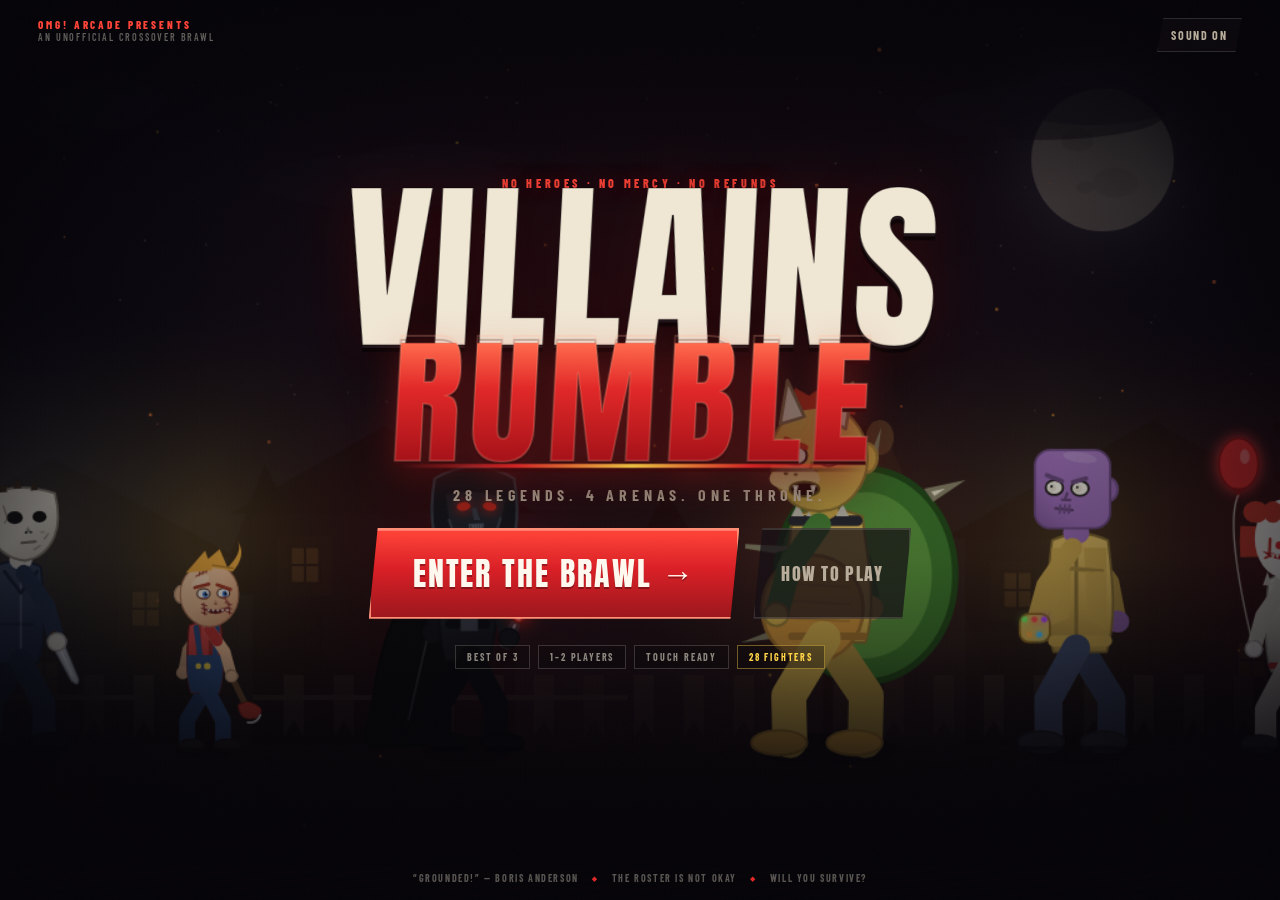
<file: index.html>
<!doctype html>
<html lang="en">
<head>
  <meta charset="utf-8" />
  <meta name="viewport" content="width=device-width, initial-scale=1, viewport-fit=cover, maximum-scale=1, user-scalable=no" />
  <meta name="theme-color" content="#070509" />
  <link rel="icon" href="data:image/svg+xml,%3Csvg xmlns='http://www.w3.org/2000/svg' viewBox='0 0 64 64'%3E%3Crect width='64' height='64' fill='%23070509'/%3E%3Cpath d='M12 14h40L38 54H26z' fill='%23e12828'/%3E%3Cpath d='M26 26h12l-6 18z' fill='%23ffd447'/%3E%3C/svg%3E" />
  <title>VILLAINS: RUMBLE — 28 Villains. One Throne.</title>
  <meta name="description" content="A 2D arcade fighting game starring Michael Myers, Chucky, Darth Vader, Bowser, Thanos, Bill Cipher and more. Best of three. No heroes." />
  <link rel="preconnect" href="https://fonts.googleapis.com" />
  <link rel="preconnect" href="https://fonts.gstatic.com" crossorigin />
  <link href="https://fonts.googleapis.com/css2?family=Anton&family=Barlow+Condensed:ital,wght@0,400;0,600;0,700;0,800;0,900;1,600&display=swap" rel="stylesheet" />
  <link rel="stylesheet" href="css/style.css" />
</head>
<body>
  <div id="app">
    <!-- ============ TITLE ============ -->
    <section id="screenTitle" class="screen title-screen">
      <canvas id="titleCanvas" class="title-canvas" width="1280" height="720"></canvas>
      <div class="title-shade"></div>
      <div class="grain"></div>

      <header class="title-top">
        <div class="brand-mark">
          <span class="brand-kicker">OMG! ARCADE PRESENTS</span>
          <span class="brand-line">AN UNOFFICIAL CROSSOVER BRAWL</span>
        </div>
        <div class="title-top-actions">
          <button id="soundBtn" class="icon-btn" aria-label="Toggle sound">SOUND ON</button>
        </div>
      </header>

      <div class="title-center">
        <p class="eyebrow title-eyebrow">NO HEROES · NO MERCY · NO REFUNDS</p>
        <h1 class="logo" aria-label="Villains Rumble">
          <span class="logo-villains">VILLAINS</span>
          <span class="logo-rumble">RUMBLE</span>
        </h1>
        <p class="tagline">28 LEGENDS. 4 ARENAS. ONE THRONE.</p>
        <div class="title-actions">
          <button id="startBtn" class="btn btn-primary btn-xl">ENTER THE BRAWL <span class="btn-arrow">→</span></button>
          <button id="helpBtn" class="btn btn-ghost">HOW TO PLAY</button>
        </div>
        <div class="title-meta">
          <span class="meta-chip">BEST OF 3</span>
          <span class="meta-chip">1–2 PLAYERS</span>
          <span class="meta-chip">TOUCH READY</span>
          <span class="meta-chip meta-hot">28 FIGHTERS</span>
        </div>
      </div>

      <footer class="title-footer">
        <span>“GROUNDED!” — BORIS ANDERSON</span>
        <span class="foot-dot">◆</span>
        <span>THE ROSTER IS NOT OKAY</span>
        <span class="foot-dot">◆</span>
        <span>WILL YOU SURVIVE?</span>
      </footer>
    </section>

    <!-- ============ SELECT ============ -->
    <section id="screenSelect" class="screen select-screen hidden">
      <header class="select-header">
        <button id="backTitle" class="btn btn-small btn-ghost">← TITLE</button>
        <div class="select-heading">
          <span class="eyebrow">CUSTOMIZE THE CARNAGE</span>
          <h2>CHOOSE YOUR VILLAIN</h2>
        </div>
        <div class="select-modes">
          <div class="segmented" id="modeTabs" role="tablist" aria-label="Game mode">
            <button data-mode="cpu" class="active">VS CPU</button>
            <button data-mode="local">2P LOCAL</button>
          </div>
          <div class="segmented segmented-diff" id="diffTabs" role="tablist" aria-label="CPU difficulty">
            <button data-diff="rookie">ROOKIE</button>
            <button data-diff="normal" class="active">STANDARD</button>
            <button data-diff="nightmare">NIGHTMARE</button>
          </div>
          <button id="soundBtn2" class="icon-btn" aria-label="Toggle sound">SOUND ON</button>
        </div>
      </header>

      <div class="select-main">
        <aside class="preview-panel">
          <div class="preview-frame">
            <canvas id="previewCanvas" width="720" height="760"></canvas>
            <div class="preview-scan"></div>
            <div class="preview-corner tl"></div><div class="preview-corner tr"></div>
            <div class="preview-corner bl"></div><div class="preview-corner br"></div>
            <div class="preview-tag" id="previewCount">01 / 28</div>
            <div class="preview-vs" id="previewVs">BROWSE THE ROSTER</div>
          </div>
          <div class="preview-info">
            <p class="eyebrow" id="pvOrigin">HALLOWEEN (2002)</p>
            <h3 id="pvName">MICHAEL MYERS</h3>
            <p class="pv-title" id="pvTitle">THE SHAPE</p>
            <p class="pv-quote" id="pvQuote">He waited fifteen years. He can wait for you.</p>
            <div class="stat-grid" id="pvStats"></div>
            <div class="special-card">
              <span class="eyebrow">SIGNATURE MOVE</span>
              <strong id="pvSpecial">THE SHAPE</strong>
              <p id="pvSpecialDesc">A silent, unstoppable lunge with the kitchen knife.</p>
            </div>
          </div>
        </aside>

        <div class="roster-area">
          <div class="roster-toolbar">
            <div class="step-tabs" id="stepTabs">
              <button data-step="0" class="active"><span>1</span> YOUR FIGHTER</button>
              <button data-step="1"><span>2</span> OPPONENT</button>
            </div>
            <div class="roster-tools">
              <button id="randomBtn" class="btn btn-small btn-ghost">🎲 RANDOM</button>
              <button id="clearBtn" class="btn btn-small btn-ghost">CLEAR</button>
            </div>
          </div>
          <div class="roster-grid" id="rosterGrid"></div>
          <div class="arena-bar">
            <div class="arena-label">
              <span class="eyebrow">SELECT ARENA</span>
              <strong id="arenaName">RANDOM</strong>
            </div>
            <div class="arena-list" id="arenaList"></div>
            <button id="fightBtn" class="btn btn-primary btn-fight" disabled>FIGHT <span>→</span></button>
          </div>
        </div>
      </div>
    </section>

    <!-- ============ FIGHT ============ -->
    <section id="screenFight" class="screen fight-screen hidden">
      <div class="stage-wrap">
        <div class="stage-frame">
          <canvas id="gameCanvas" width="1280" height="720"></canvas>
          <div class="screen-grain"></div>
          <button id="pauseBtn" class="pause-btn" aria-label="Pause game">II</button>
        </div>

        <div id="touchControls" class="touch-controls">
          <div class="touch-move">
            <button class="tbtn tbtn-dir" data-touch="left" aria-label="Move left">◀</button>
            <button class="tbtn tbtn-dir" data-touch="right" aria-label="Move right">▶</button>
            <button class="tbtn tbtn-dir tbtn-up" data-touch="jump" aria-label="Jump">▲</button>
          </div>
          <div class="touch-actions">
            <button class="tbtn tbtn-block" data-touch="block" aria-label="Block">BLOCK</button>
            <button class="tbtn tbtn-punch" data-touch="punch" aria-label="Punch">PUNCH</button>
            <button class="tbtn tbtn-kick" data-touch="kick" aria-label="Kick">KICK</button>
            <button class="tbtn tbtn-special" data-touch="special" aria-label="Special move">SPECIAL</button>
          </div>
        </div>
        <div class="fight-hint" id="fightHint">ESC / P — PAUSE</div>
        <div class="rotate-hint" id="rotateHint">↻ ROTATE YOUR PHONE FOR A BIGGER FIGHT</div>
      </div>

      <div id="pauseOverlay" class="overlay hidden">
        <div class="modal pause-modal">
          <p class="eyebrow">THE CARNAGE CAN WAIT</p>
          <h2>PAUSED</h2>
          <div class="pause-fighters" id="pauseFighters"></div>
          <div class="modal-actions">
            <button id="resumeBtn" class="btn btn-primary">RESUME</button>
            <button id="pauseRestartBtn" class="btn btn-ghost">RESTART MATCH</button>
            <button id="pauseSelectBtn" class="btn btn-ghost">CHANGE FIGHTERS</button>
            <button id="pauseTitleBtn" class="btn btn-ghost">QUIT TO TITLE</button>
          </div>
          <div class="pause-controls">
            <span><b>P1</b> A/D move · W jump · S block · J punch · K kick · L special</span>
            <span><b>P2</b> Arrows · , punch · . kick · / special</span>
          </div>
        </div>
      </div>

      <div id="resultOverlay" class="overlay hidden">
        <div class="result-modal">
          <div class="result-glow"></div>
          <div class="result-copy">
            <p class="eyebrow" id="resultEyebrow">MATCH OVER</p>
            <h2 id="resultName">MICHAEL MYERS</h2>
            <p class="result-title" id="resultTitle">THE SHAPE</p>
            <p class="result-quote" id="resultQuote"></p>
            <div class="result-stats" id="resultStats"></div>
            <div class="result-actions">
              <button id="rematchBtn" class="btn btn-primary">REMATCH</button>
              <button id="changeBtn" class="btn btn-ghost">CHANGE FIGHTERS</button>
              <button id="resultTitleBtn" class="btn btn-ghost">TITLE SCREEN</button>
            </div>
          </div>
          <div class="result-portrait"><canvas id="resultCanvas" width="600" height="660"></canvas></div>
        </div>
      </div>
    </section>

    <!-- ============ HELP ============ -->
    <div id="helpModal" class="overlay hidden">
      <div class="modal help-modal">
        <button id="helpClose" class="modal-close" aria-label="Close">✕</button>
        <p class="eyebrow">READ THE FINE PRINT</p>
        <h2>HOW TO PLAY</h2>
        <div class="help-grid">
          <div class="help-col">
            <h4>PLAYER 1</h4>
            <div class="key-row"><kbd>A</kbd><kbd>D</kbd><span>Move</span></div>
            <div class="key-row"><kbd>W</kbd><span>Jump</span></div>
            <div class="key-row"><kbd>S</kbd><span>Block</span></div>
            <div class="key-row"><kbd>J</kbd><span>Punch</span></div>
            <div class="key-row"><kbd>K</kbd><span>Kick</span></div>
            <div class="key-row"><kbd>L</kbd><span>Special — costs 50</span></div>
          </div>
          <div class="help-col">
            <h4>PLAYER 2 / LOCAL</h4>
            <div class="key-row"><kbd>←</kbd><kbd>→</kbd><span>Move</span></div>
            <div class="key-row"><kbd>↑</kbd><span>Jump</span></div>
            <div class="key-row"><kbd>↓</kbd><span>Block</span></div>
            <div class="key-row"><kbd>,</kbd><span>Punch</span></div>
            <div class="key-row"><kbd>.</kbd><span>Kick</span></div>
            <div class="key-row"><kbd>/</kbd><span>Special — costs 50</span></div>
          </div>
          <div class="help-col">
            <h4>THE RULES</h4>
            <p>Best of three rounds, 60 seconds each. Empty the health bar or hold the health lead when time expires.</p>
            <p>Dealing and taking damage fills <strong>SPECIAL</strong> meter. At 50%, fire your signature move. Blocking cuts damage by 82%.</p>
            <p>Touch devices get on-screen controls. In local 2P, Player 2 uses the arrow cluster and <b>, . /</b>.</p>
          </div>
        </div>
        <div class="help-tip">TIP: <span>Bruisers hit harder; speedsters chain combos. Specials come in four flavours — projectiles, beams, rushes and ground slams.</span></div>
        <button id="helpDone" class="btn btn-primary">GOT IT</button>
      </div>
    </div>
  </div>
  <script type="module" src="js/ui.js"></script>
</body>
</html>
</file>
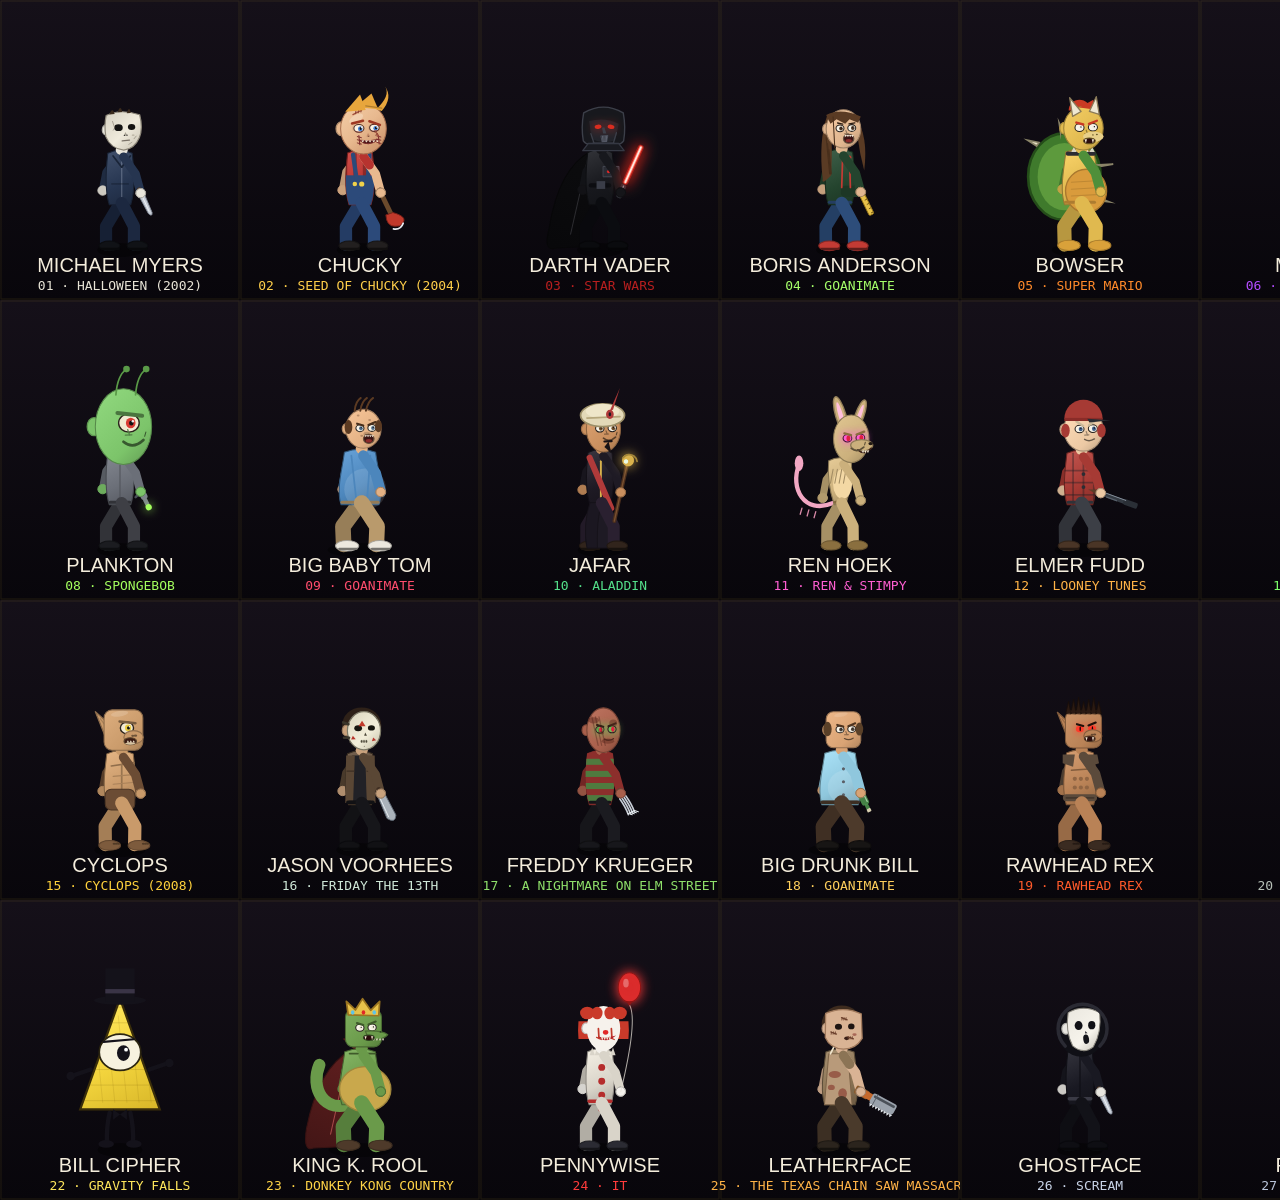
<file: preview-all.html>
<!doctype html>
<html>
<head>
<meta charset="utf-8">
<title>Roster preview</title>
<style>
  html, body { margin: 0; background: #0a070d; color: #f4eddc; font-family: Impact, sans-serif; }
  canvas { display: block; }
</style>
</head>
<body>
<canvas id="sheet"></canvas>
<script type="module">
import { CHARACTERS } from './js/characters.js';
import { drawFighter, drawFighterShadow } from './js/art.js';
const cols = 7, rows = 4, cw = 240, ch = 300;
const cv = document.getElementById('sheet');
const dpr = 1;
cv.width = cols * cw * dpr;
cv.height = rows * ch * dpr;
const ctx = cv.getContext('2d');
ctx.scale(dpr, dpr);
for (let i = 0; i < CHARACTERS.length; i++) {
  const char = CHARACTERS[i];
  const x = (i % cols) * cw;
  const y = Math.floor(i / cols) * ch;
  const g = ctx.createLinearGradient(x, y, x, y + ch);
  g.addColorStop(0, '#151019');
  g.addColorStop(1, '#08060b');
  ctx.fillStyle = g;
  ctx.fillRect(x, y, cw, ch);
  ctx.strokeStyle = 'rgba(255,212,71,.1)';
  ctx.strokeRect(x + 1, y + 1, cw - 2, ch - 2);
  const s = (ch * 0.62) / (215 * (char.scale || 1));
  const z = (char.scale || 1) * s;
  const scale = s;
  const baseY = y + ch - 52;
  ctx.save();
  ctx.translate(x + cw / 2, baseY);
  const sh = (char.scale || 1) * 1;
  drawFighterShadow(ctx, char, 0, 0, scale, 0.4);
  drawFighter(ctx, char, {
    x: 0, y: 0, facing: 1, pose: 'idle', time: 1.2 + i * 0.17,
    scale, alpha: 1,
  });
  ctx.restore();
  ctx.fillStyle = '#f4eddc';
  ctx.font = '20px Impact, sans-serif';
  ctx.textAlign = 'center';
  ctx.fillText(char.name, x + cw / 2, y + ch - 28);
  ctx.fillStyle = char.special.color || '#ffd447';
  ctx.font = '13px monospace';
  ctx.fillText(String(i + 1).padStart(2, '0') + ' · ' + char.origin, x + cw / 2, y + ch - 10);
}
</script>
</body>
</html>
</file>
<file: css/style.css>
/* ============================================================
   VILLAINS: RUMBLE — arcade horror UI
   ============================================================ */
:root {
  --bg: #070509;
  --bg-2: #0e0a10;
  --panel: #120d13;
  --panel-2: #181119;
  --ink: #f4eddc;
  --ink-dim: #b8ac9a;
  --muted: #766b62;
  --red: #e12828;
  --red-dark: #9c171c;
  --red-bright: #ff4438;
  --gold: #ffd447;
  --green: #b8e64a;
  --cyan: #6ac9ff;
  --violet: #b05cff;
  --line: rgba(244, 237, 220, 0.14);
  --font-display: "Anton", Impact, "Arial Black", "Liberation Sans", sans-serif;
  --font-ui: "Barlow Condensed", "Liberation Sans", "DejaVu Sans", sans-serif;
  --font-mono: "Courier New", monospace;
  --safe-top: env(safe-area-inset-top, 0px);
  --safe-bottom: env(safe-area-inset-bottom, 0px);
}

* { box-sizing: border-box; }
html, body {
  margin: 0;
  padding: 0;
  background: var(--bg);
  color: var(--ink);
  font-family: var(--font-ui);
  -webkit-font-smoothing: antialiased;
  text-rendering: optimizeLegibility;
  overscroll-behavior: none;
}
html { height: 100%; }
body { min-height: 100%; }
button { font-family: inherit; color: inherit; }
canvas { display: block; }
::selection { background: var(--red); color: #fff; }

.hidden { display: none !important; }

.screen {
  position: fixed;
  inset: 0;
  overflow: hidden;
}

.grain {
  position: fixed;
  inset: 0;
  pointer-events: none;
  z-index: 30;
  opacity: 0.055;
  mix-blend-mode: overlay;
  background-image: url("data:image/svg+xml,%3Csvg xmlns='http://www.w3.org/2000/svg' width='180' height='180'%3E%3Cfilter id='n'%3E%3CfeTurbulence type='fractalNoise' baseFrequency='0.85' numOctaves='3' stitchTiles='stitch'/%3E%3C/filter%3E%3Crect width='100%25' height='100%25' filter='url(%23n)' opacity='0.6'/%3E%3C/svg%3E");
}
.screen-grain {
  position: absolute;
  inset: 0;
  pointer-events: none;
  background:
    repeating-linear-gradient(0deg, rgba(0,0,0,.12) 0 1px, transparent 1px 3px),
    radial-gradient(ellipse at center, transparent 55%, rgba(0,0,0,.28) 100%);
  opacity: .5;
  z-index: 2;
}

.eyebrow {
  margin: 0;
  font-family: var(--font-ui);
  font-weight: 800;
  font-size: 12px;
  letter-spacing: 0.22em;
  text-transform: uppercase;
  color: var(--gold);
}

/* ============ BUTTONS ============ */
.btn {
  --cut: 9px;
  position: relative;
  display: inline-flex;
  align-items: center;
  justify-content: center;
  gap: 10px;
  padding: 13px 26px;
  border: 2px solid transparent;
  background: #1a1219;
  color: var(--ink);
  font-family: var(--font-display);
  font-size: 18px;
  letter-spacing: 0.07em;
  text-transform: uppercase;
  cursor: pointer;
  clip-path: polygon(var(--cut) 0, 100% 0, calc(100% - var(--cut)) 100%, 0 100%);
  transition: transform .14s ease, filter .14s ease, background .14s ease, border-color .14s ease;
  user-select: none;
  -webkit-tap-highlight-color: transparent;
}
.btn:hover { transform: translateY(-2px); filter: brightness(1.12); }
.btn:active { transform: translateY(0) scale(.985); }
.btn:disabled { opacity: .35; cursor: not-allowed; transform: none; filter: none; }

.btn-primary {
  background: linear-gradient(180deg, #ff4438 0%, #d91f26 45%, #9c171c 100%);
  border-color: #ff8d74;
  color: #fff8ee;
  box-shadow: 0 8px 34px rgba(225, 40, 40, .28), inset 0 1px 0 rgba(255,255,255,.28);
  text-shadow: 0 2px 0 rgba(0,0,0,.3);
}
.btn-primary:hover { box-shadow: 0 12px 40px rgba(225, 40, 40, .4), inset 0 1px 0 rgba(255,255,255,.3); }
.btn-ghost {
  background: rgba(20, 15, 21, .72);
  border-color: var(--line);
  color: var(--ink-dim);
}
.btn-ghost:hover { border-color: rgba(255, 212, 71, .55); color: var(--ink); }
.btn-xl { font-size: clamp(22px, 2.5vw, 32px); padding: 19px 42px; letter-spacing: .06em; }
.btn-small { font-size: 14px; padding: 9px 15px; --cut: 6px; }
.btn-fight { font-size: 24px; padding: 14px 38px; }
.btn-fight span { font-size: 20px; }
.btn-arrow { font-family: var(--font-ui); font-weight: 900; }

.icon-btn {
  appearance: none;
  background: rgba(15, 11, 16, .7);
  border: 1px solid var(--line);
  color: var(--ink-dim);
  font-family: var(--font-ui);
  font-weight: 700;
  letter-spacing: .14em;
  font-size: 12px;
  padding: 9px 13px;
  cursor: pointer;
  clip-path: polygon(6px 0, 100% 0, calc(100% - 6px) 100%, 0 100%);
  transition: color .15s, border-color .15s, background .15s;
}
.icon-btn:hover { color: var(--ink); border-color: rgba(255, 212, 71, .5); background: #1b141c; }

/* ============================================================
   TITLE
   ============================================================ */
.title-screen {
  background: #050407;
  display: flex;
  flex-direction: column;
}
.title-canvas {
  position: absolute;
  inset: 0;
  width: 100%;
  height: 100%;
  object-fit: cover;
}
.title-shade {
  position: absolute;
  inset: 0;
  pointer-events: none;
  background:
    radial-gradient(ellipse at 50% 46%, transparent 20%, rgba(5,4,8,.35) 60%, rgba(5,4,8,.85) 100%),
    linear-gradient(180deg, rgba(5,4,8,.72) 0%, transparent 22%, transparent 72%, rgba(5,4,8,.9) 100%);
}
.title-top {
  position: relative;
  z-index: 5;
  display: flex;
  align-items: flex-start;
  justify-content: space-between;
  padding: calc(18px + var(--safe-top)) clamp(18px, 3vw, 46px) 0;
}
.brand-mark { display: flex; flex-direction: column; line-height: 1.2; }
.brand-kicker {
  font-weight: 800; font-size: 11px; letter-spacing: .26em; color: var(--red-bright);
}
.brand-line {
  font-weight: 600; font-size: 10px; letter-spacing: .18em; color: rgba(244,237,220,.38);
}
.title-top-actions { display: flex; gap: 8px; }

.title-center {
  position: relative;
  z-index: 5;
  flex: 1;
  display: flex;
  flex-direction: column;
  align-items: center;
  justify-content: center;
  text-align: center;
  padding: 0 18px 4vh;
  margin-top: -3vh;
}
.title-eyebrow { color: var(--red-bright); letter-spacing: .3em; font-size: clamp(9px, 1vw, 12px); text-shadow: 0 0 20px rgba(225,40,40,.4); }

.logo {
  position: relative;
  margin: 8px 0 2px;
  display: flex;
  flex-direction: column;
  align-items: center;
  line-height: .78;
  transform: skewX(-3deg);
  filter: drop-shadow(0 16px 30px rgba(0,0,0,.7));
}
.logo-villains {
  font-family: var(--font-display);
  font-weight: 400;
  font-size: clamp(64px, 14.2vw, 196px);
  letter-spacing: .015em;
  color: #efe6d3;
  -webkit-text-stroke: 1px rgba(0,0,0,.35);
  text-shadow:
    0 3px 0 #20161a,
    0 7px 0 rgba(0,0,0,.55),
    0 0 60px rgba(225,40,40,.18);
}
.logo-rumble {
  position: relative;
  font-family: var(--font-display);
  font-weight: 400;
  font-size: clamp(54px, 11.4vw, 158px);
  letter-spacing: .06em;
  margin-top: .02em;
  padding: 0 .14em .04em;
  color: #f8ecdd;
  background: linear-gradient(180deg, #ff6a4c 0%, #e12828 38%, #a41118 100%);
  -webkit-background-clip: text;
  background-clip: text;
  -webkit-text-fill-color: transparent;
  filter: drop-shadow(0 4px 0 #3a090c) drop-shadow(0 8px 18px rgba(225,40,40,.35));
}
.logo-rumble::before {
  content: "RUMBLE";
  position: absolute;
  inset: 0;
  -webkit-text-stroke: 2px rgba(255, 180, 150, .24);
  -webkit-text-fill-color: transparent;
  z-index: -1;
}
.logo-rumble::after {
  content: "";
  position: absolute;
  left: 6%;
  right: 6%;
  bottom: -6px;
  height: 4px;
  background: linear-gradient(90deg, transparent, var(--red), var(--gold), var(--red), transparent);
  transform: skewX(-30deg);
  opacity: .9;
}
.tagline {
  margin: 20px 0 24px;
  font-weight: 700;
  font-size: clamp(12px, 1.3vw, 16px);
  letter-spacing: .3em;
  color: var(--ink-dim);
  text-transform: uppercase;
}
.title-actions { display: flex; gap: 14px; flex-wrap: wrap; justify-content: center; }
.title-meta {
  margin-top: 26px;
  display: flex;
  gap: 8px;
  flex-wrap: wrap;
  justify-content: center;
}
.meta-chip {
  font-size: 10px;
  font-weight: 700;
  letter-spacing: .18em;
  padding: 5px 11px;
  border: 1px solid rgba(244,237,220,.18);
  color: rgba(244,237,220,.55);
  background: rgba(10,7,11,.35);
}
.meta-hot { color: var(--gold); border-color: rgba(255,212,71,.4); }

.title-footer {
  position: relative;
  z-index: 5;
  display: flex;
  align-items: center;
  justify-content: center;
  gap: 13px;
  padding: 16px 20px calc(16px + var(--safe-bottom));
  font-size: 10px;
  font-weight: 700;
  letter-spacing: .16em;
  color: rgba(244,237,220,.34);
  text-transform: uppercase;
  flex-wrap: wrap;
}
.foot-dot { color: var(--red); font-size: 7px; }

/* ============================================================
   SELECT
   ============================================================ */
.select-screen {
  overflow-y: auto;
  background:
    radial-gradient(ellipse at 15% 0%, rgba(225,40,40,.15), transparent 42%),
    radial-gradient(ellipse at 92% 80%, rgba(176,92,255,.09), transparent 45%),
    linear-gradient(180deg, #08060a 0%, #0d090e 100%);
}
.select-screen::before {
  content: "";
  position: fixed;
  inset: 0;
  pointer-events: none;
  background-image:
    linear-gradient(rgba(244,237,220,.028) 1px, transparent 1px),
    linear-gradient(90deg, rgba(244,237,220,.028) 1px, transparent 1px);
  background-size: 64px 64px;
  mask-image: radial-gradient(ellipse at 50% 40%, #000 25%, transparent 80%);
}
.select-header {
  position: sticky;
  top: 0;
  z-index: 12;
  display: flex;
  align-items: center;
  gap: 18px;
  padding: calc(12px + var(--safe-top)) clamp(14px, 2.4vw, 34px) 12px;
  background: linear-gradient(180deg, rgba(8,6,10,.98) 0%, rgba(8,6,10,.92) 70%, rgba(8,6,10,0) 100%);
  backdrop-filter: blur(8px);
}
.select-heading { display: flex; flex-direction: column; gap: 0; flex: 1; min-width: 0; }
.select-heading h2 {
  margin: 0;
  font-family: var(--font-display);
  font-weight: 400;
  font-size: clamp(26px, 3.4vw, 46px);
  letter-spacing: .02em;
  line-height: 1;
  color: var(--ink);
  white-space: nowrap;
}
.select-heading .eyebrow { font-size: 9px; letter-spacing: .24em; }
.select-modes { display: flex; align-items: center; gap: 10px; flex-wrap: wrap; justify-content: flex-end; }
.segmented {
  display: flex;
  border: 1px solid var(--line);
  background: rgba(12,9,13,.8);
  padding: 3px;
  gap: 2px;
}
.segmented button {
  border: 0;
  background: transparent;
  color: var(--muted);
  font-family: var(--font-ui);
  font-weight: 800;
  font-size: 11px;
  letter-spacing: .13em;
  padding: 7px 11px;
  cursor: pointer;
  transition: background .15s, color .15s;
  white-space: nowrap;
}
.segmented button:hover { color: var(--ink); }
.segmented button.active {
  background: var(--red);
  color: #fff;
  box-shadow: 0 2px 10px rgba(225,40,40,.35);
}
.segmented-diff button.active { background: #312532; color: var(--gold); box-shadow: none; }
.segmented button:disabled { opacity: .35; cursor: not-allowed; }
.icon-btn.muted { color: rgba(244,237,220,.32); border-color: rgba(244,237,220,.1); }

.select-main {
  position: relative;
  z-index: 3;
  width: 100%;
  max-width: 1540px;
  margin: 0 auto;
  padding: 6px clamp(14px, 2.4vw, 34px) calc(30px + var(--safe-bottom));
  display: grid;
  grid-template-columns: minmax(280px, 330px) minmax(0, 1fr);
  gap: clamp(14px, 2vw, 28px);
  align-items: start;
}

/* preview */
.preview-panel {
  position: sticky;
  top: 86px;
  border: 1px solid var(--line);
  background:
    linear-gradient(180deg, rgba(24,17,25,.96) 0%, rgba(12,9,13,.98) 100%);
  box-shadow: 0 24px 60px rgba(0,0,0,.5);
  clip-path: polygon(0 0, calc(100% - 14px) 0, 100% 14px, 100% 100%, 14px 100%, 0 calc(100% - 14px));
}
.preview-frame {
  position: relative;
  overflow: hidden;
  background: #070509;
  border-bottom: 1px solid var(--line);
}
.preview-frame::before {
  content: "";
  position: absolute;
  inset: 0;
  background:
    radial-gradient(ellipse at 50% 55%, rgba(225,40,40,.16), transparent 58%),
    linear-gradient(180deg, rgba(255,255,255,.03), transparent 40%);
  z-index: 1;
  pointer-events: none;
}
#previewCanvas { width: 100%; height: auto; aspect-ratio: 720 / 760; }
.preview-scan {
  position: absolute;
  inset: 0;
  z-index: 2;
  pointer-events: none;
  background: repeating-linear-gradient(0deg, rgba(0,0,0,.14) 0 1px, transparent 1px 4px);
  opacity: .55;
}
.preview-tag {
  position: absolute;
  top: 10px;
  right: 12px;
  z-index: 3;
  font-family: var(--font-mono);
  font-size: 10px;
  letter-spacing: .12em;
  color: rgba(244,237,220,.45);
}
.preview-vs {
  position: absolute;
  left: 12px;
  bottom: 10px;
  z-index: 3;
  font-family: var(--font-display);
  font-size: 13px;
  letter-spacing: .14em;
  color: var(--gold);
  text-shadow: 0 2px 6px #000;
}
.preview-corner {
  position: absolute;
  width: 14px; height: 14px;
  border-color: rgba(255,212,71,.55);
  border-style: solid;
  z-index: 3;
}
.preview-corner.tl { top: 7px; left: 7px; border-width: 2px 0 0 2px; }
.preview-corner.tr { top: 7px; right: 7px; border-width: 2px 2px 0 0; }
.preview-corner.bl { bottom: 7px; left: 7px; border-width: 0 0 2px 2px; }
.preview-corner.br { bottom: 7px; right: 7px; border-width: 0 2px 2px 0; }

.preview-info { padding: 15px 17px 17px; }
.preview-info h3 {
  margin: 3px 0 1px;
  font-family: var(--font-display);
  font-weight: 400;
  font-size: clamp(25px, 2.4vw, 34px);
  line-height: .98;
  letter-spacing: .01em;
}
.pv-title {
  margin: 0 0 8px;
  font-weight: 800;
  font-size: 11px;
  letter-spacing: .18em;
  color: var(--red-bright);
  text-transform: uppercase;
}
.pv-quote {
  margin: 0 0 13px;
  font-size: 13px;
  line-height: 1.35;
  font-style: italic;
  color: var(--ink-dim);
  border-left: 2px solid rgba(225,40,40,.5);
  padding-left: 9px;
  min-height: 35px;
}
.stat-grid { display: grid; gap: 5px; margin-bottom: 13px; }
.stat-row { display: grid; grid-template-columns: 52px 1fr; align-items: center; gap: 8px; }
.stat-row span {
  font-size: 9px; font-weight: 800; letter-spacing: .14em; color: var(--muted); text-transform: uppercase;
}
.stat-segs { display: flex; gap: 3px; }
.stat-seg { height: 6px; flex: 1; background: rgba(255,255,255,.08); transform: skewX(-18deg); }
.stat-seg.on { background: linear-gradient(90deg, var(--red), #ff7a3c); box-shadow: 0 0 8px rgba(225,40,40,.35); }
.stat-seg.gold.on { background: linear-gradient(90deg, #d9a12c, var(--gold)); }

.special-card {
  border: 1px solid rgba(255,212,71,.2);
  border-left: 3px solid var(--gold);
  background: rgba(255,212,71,.045);
  padding: 9px 11px 10px;
  position: relative;
}
.special-card .eyebrow { font-size: 8px; color: rgba(255,212,71,.7); }
.special-card strong {
  display: block;
  font-family: var(--font-display);
  font-weight: 400;
  font-size: 18px;
  letter-spacing: .035em;
  color: var(--gold);
  margin: 2px 0 2px;
}
.special-card p { margin: 0; font-size: 11px; line-height: 1.35; color: var(--ink-dim); }

/* roster */
.roster-area { min-width: 0; display: flex; flex-direction: column; }
.roster-toolbar {
  display: flex;
  align-items: center;
  justify-content: space-between;
  gap: 12px;
  margin-bottom: 10px;
  flex-wrap: wrap;
}
.step-tabs { display: flex; gap: 4px; }
.step-tabs button {
  appearance: none;
  border: 1px solid var(--line);
  background: rgba(13,10,14,.7);
  color: var(--muted);
  display: flex;
  align-items: center;
  gap: 8px;
  padding: 8px 14px;
  font-family: var(--font-ui);
  font-weight: 800;
  letter-spacing: .1em;
  font-size: 11px;
  cursor: pointer;
  transition: all .15s;
}
.step-tabs button span {
  display: grid;
  place-items: center;
  width: 18px; height: 18px;
  background: rgba(255,255,255,.08);
  font-family: var(--font-display);
  font-size: 11px;
  color: var(--ink-dim);
}
.step-tabs button:hover { color: var(--ink); border-color: rgba(255,212,71,.35); }
.step-tabs button.active {
  color: var(--ink);
  border-color: rgba(225,40,40,.65);
  background: rgba(225,40,40,.12);
  box-shadow: inset 0 -2px 0 var(--red);
}
.step-tabs button.active span { background: var(--red); color: #fff; }
.roster-tools { display: flex; gap: 6px; }

.roster-grid {
  display: grid;
  grid-template-columns: repeat(7, minmax(0, 1fr));
  gap: 7px;
}
.fighter-card {
  position: relative;
  appearance: none;
  border: 1px solid rgba(244,237,220,.11);
  background:
    linear-gradient(180deg, rgba(34,25,35,.65) 0%, rgba(13,10,14,.9) 100%);
  padding: 0;
  cursor: pointer;
  text-align: left;
  overflow: hidden;
  min-height: 96px;
  transition: transform .14s ease, border-color .14s ease, box-shadow .14s ease;
  clip-path: polygon(0 0, 100% 0, 100% calc(100% - 6px), calc(100% - 6px) 100%, 0 100%);
}
.fighter-card canvas {
  width: 100%;
  height: 78px;
  object-fit: contain;
  display: block;
  padding: 2px 2px 0;
  filter: drop-shadow(0 4px 6px rgba(0,0,0,.45));
}
.fighter-card .card-name {
  display: block;
  padding: 3px 5px 4px;
  font-family: var(--font-ui);
  font-weight: 800;
  font-size: 9.5px;
  line-height: 1.05;
  letter-spacing: .035em;
  text-transform: uppercase;
  color: rgba(244,237,220,.72);
  border-top: 1px solid rgba(255,255,255,.06);
  background: rgba(7,5,9,.65);
  white-space: nowrap;
  overflow: hidden;
  text-overflow: ellipsis;
}
.fighter-card:hover,
.fighter-card.is-focus {
  transform: translateY(-3px);
  border-color: rgba(255,212,71,.65);
  box-shadow: 0 10px 22px rgba(0,0,0,.5), 0 0 0 1px rgba(255,212,71,.15);
  z-index: 4;
  outline: none;
}
.fighter-card:focus-visible { outline: 2px solid var(--gold); outline-offset: 2px; }
.fighter-card:hover .card-name,
.fighter-card.is-focus .card-name { color: var(--ink); }
.fighter-card.is-p1 {
  border-color: var(--green);
  box-shadow: 0 0 0 1px rgba(184,230,74,.55), 0 0 18px rgba(184,230,74,.14);
}
.fighter-card.is-p2 {
  border-color: var(--red-bright);
  box-shadow: 0 0 0 1px rgba(255,68,56,.6), 0 0 18px rgba(255,68,56,.16);
}
.fighter-card.is-p1.is-p2 { border-color: var(--gold); box-shadow: 0 0 0 1px var(--gold), 0 0 20px rgba(255,212,71,.25); }
.card-badge {
  position: absolute;
  top: 3px;
  left: 3px;
  z-index: 3;
  font-family: var(--font-display);
  font-size: 9px;
  letter-spacing: .06em;
  padding: 2px 5px;
  color: #0b0807;
  background: var(--green);
  box-shadow: 0 2px 8px rgba(0,0,0,.4);
}
.card-badge.p2 { background: var(--red-bright); color: #fff; }
.fighter-card.is-p1.is-p2 .card-badge.p2 { left: auto; right: 3px; background: var(--gold); }
.fighter-card .card-num {
  position: absolute;
  right: 3px;
  bottom: 23px;
  font-family: var(--font-mono);
  font-size: 8px;
  color: rgba(244,237,220,.26);
}

.arena-bar {
  margin-top: 11px;
  display: flex;
  align-items: center;
  gap: 12px;
  border-top: 1px solid var(--line);
  padding-top: 11px;
  flex-wrap: wrap;
}
.arena-label { display: flex; flex-direction: column; min-width: 78px; }
.arena-label .eyebrow { font-size: 8px; }
.arena-label strong {
  font-family: var(--font-display);
  font-weight: 400;
  font-size: 16px;
  letter-spacing: .03em;
  white-space: nowrap;
  max-width: 150px;
  overflow: hidden;
  text-overflow: ellipsis;
}
.arena-list { display: flex; gap: 5px; flex: 1; flex-wrap: wrap; }
.arena-btn {
  appearance: none;
  border: 1px solid rgba(244,237,220,.12);
  background: #0c090d;
  padding: 3px;
  cursor: pointer;
  transition: border-color .15s, transform .15s;
  display: flex;
  flex-direction: column;
  gap: 2px;
  align-items: stretch;
}
.arena-btn canvas { width: 72px; height: 32px; display: block; opacity: .75; }
.arena-btn span {
  font-size: 7.5px;
  font-weight: 800;
  letter-spacing: .08em;
  color: var(--muted);
  text-align: center;
  text-transform: uppercase;
}
.arena-btn:hover { border-color: rgba(255,212,71,.5); transform: translateY(-1px); }
.arena-btn.active { border-color: var(--gold); box-shadow: 0 0 14px rgba(255,212,71,.16); }
.arena-btn.active canvas { opacity: 1; }
.arena-btn.active span { color: var(--gold); }
.btn-fight { margin-left: auto; }
.btn-fight:not(:disabled) { animation: fightPulse 2.4s ease-in-out infinite; }
@keyframes fightPulse {
  0%, 100% { box-shadow: 0 8px 34px rgba(225,40,40,.26); }
  50% { box-shadow: 0 8px 46px rgba(255,90,50,.5); }
}

/* ============================================================
   FIGHT
   ============================================================ */
.fight-screen {
  background: radial-gradient(ellipse at center, #120a10 0%, #050407 70%);
  display: flex;
  align-items: center;
  justify-content: center;
  overflow: hidden;
}
.stage-wrap {
  position: relative;
  width: min(100vw, calc(100dvh * 16 / 9));
  height: min(100dvh, calc(100vw * 9 / 16));
  max-width: 100vw;
  max-height: 100dvh;
}
.stage-frame { position: absolute; inset: 0; background: #050407; }
#gameCanvas { width: 100%; height: 100%; display: block; }
.pause-btn {
  position: absolute;
  top: max(10px, 1.6%);
  right: max(10px, 1.4%);
  z-index: 6;
  width: 40px;
  height: 36px;
  appearance: none;
  border: 1px solid rgba(244,237,220,.22);
  background: rgba(8,6,9,.55);
  color: rgba(244,237,220,.7);
  font-family: var(--font-display);
  font-size: 13px;
  letter-spacing: .08em;
  cursor: pointer;
  backdrop-filter: blur(4px);
  transition: all .15s;
}
.pause-btn:hover { color: var(--gold); border-color: rgba(255,212,71,.5); background: rgba(15,10,15,.8); }
.fight-hint {
  position: absolute;
  left: 12px;
  bottom: 10px;
  z-index: 6;
  font-size: 10px;
  font-weight: 700;
  letter-spacing: .12em;
  color: rgba(244,237,220,.25);
  pointer-events: none;
}
.rotate-hint { display: none; }

/* touch */
.touch-controls { display: none; }
body.touch .touch-controls {
  position: absolute;
  left: 0; right: 0; bottom: 0;
  z-index: 8;
  display: flex;
  align-items: flex-end;
  justify-content: space-between;
  padding: 0 12px 12px;
  pointer-events: none;
}
.touch-move { display: flex; gap: 8px; align-items: flex-end; }
.touch-actions {
  display: grid;
  grid-template-columns: repeat(2, 64px);
  grid-template-rows: repeat(2, 64px);
  gap: 7px;
}
.tbtn {
  pointer-events: auto;
  appearance: none;
  width: 64px; height: 64px;
  border-radius: 50%;
  border: 2px solid rgba(244,237,220,.28);
  background: rgba(10, 7, 11, .62);
  color: rgba(244,237,220,.85);
  font-family: var(--font-display);
  font-size: 12px;
  letter-spacing: .06em;
  cursor: pointer;
  touch-action: none;
  -webkit-tap-highlight-color: transparent;
  user-select: none;
  backdrop-filter: blur(6px);
  box-shadow: 0 4px 16px rgba(0,0,0,.35), inset 0 1px 0 rgba(255,255,255,.09);
  transition: transform .08s, background .08s, border-color .08s;
}
.tbtn:active, .tbtn.down { transform: scale(.93); background: rgba(225,40,40,.45); border-color: rgba(255,150,120,.9); }
.tbtn-dir { width: 58px; height: 58px; }
.tbtn-up { border-color: rgba(106,201,255,.35); }
.tbtn-punch, .tbtn-kick { border-color: rgba(225,40,40,.55); background: rgba(120,18,22,.4); }
.tbtn-special { border-color: rgba(255,212,71,.7); color: var(--gold); background: rgba(90,65,9,.4); }
.tbtn-special.ready { animation: specialGlow 1.1s ease-in-out infinite; }
@keyframes specialGlow {
  0%, 100% { box-shadow: 0 0 10px rgba(255,212,71,.3); }
  50% { box-shadow: 0 0 26px rgba(255,212,71,.75); }
}
.tbtn-block { border-color: rgba(106,201,255,.35); font-size: 11px; }

/* ============================================================
   OVERLAYS / MODALS
   ============================================================ */
.overlay {
  position: fixed;
  inset: 0;
  z-index: 40;
  display: grid;
  place-items: center;
  padding: calc(16px + var(--safe-top)) 16px calc(16px + var(--safe-bottom));
  background: rgba(4, 3, 6, .8);
  backdrop-filter: blur(9px) saturate(.7);
  overflow-y: auto;
  animation: overlayIn .22s ease both;
}
@keyframes overlayIn { from { opacity: 0; } to { opacity: 1; } }

.modal {
  position: relative;
  width: min(560px, 94vw);
  background:
    radial-gradient(ellipse at 25% 0%, rgba(225,40,40,.13), transparent 48%),
    linear-gradient(180deg, #171019 0%, #0b080c 100%);
  border: 1px solid rgba(244,237,220,.16);
  box-shadow: 0 30px 90px rgba(0,0,0,.7), inset 0 1px 0 rgba(255,255,255,.07);
  padding: clamp(20px, 3vw, 38px);
  clip-path: polygon(0 0, calc(100% - 18px) 0, 100% 18px, 100% 100%, 18px 100%, 0 calc(100% - 18px));
  animation: modalIn .28s cubic-bezier(.2,.9,.25,1.1) both;
}
@keyframes modalIn { from { opacity: 0; transform: translateY(18px) scale(.98); } to { opacity: 1; transform: none; } }
.modal h2 {
  margin: 4px 0 18px;
  font-family: var(--font-display);
  font-weight: 400;
  font-size: clamp(42px, 7vw, 64px);
  line-height: .9;
  letter-spacing: .015em;
  color: var(--ink);
  text-shadow: 0 4px 0 rgba(0,0,0,.4);
}
.pause-modal { text-align: center; }
.pause-fighters { display: flex; align-items: center; justify-content: center; gap: 12px; margin: -8px 0 20px; }
.pause-fighter { display: flex; flex-direction: column; align-items: center; gap: 4px; }
.pause-fighter canvas { width: 92px; height: 100px; object-fit: contain; filter: drop-shadow(0 8px 12px rgba(0,0,0,.5)); }
.pause-fighter span { font-family: var(--font-ui); font-size: 10px; font-weight: 800; letter-spacing: .1em; color: var(--ink-dim); text-transform: uppercase; }
.pause-vs { font-family: var(--font-display); font-size: 20px; color: var(--red); }
.modal-actions { display: flex; flex-direction: column; gap: 8px; margin-bottom: 18px; }
.modal-actions .btn { width: 100%; }
.pause-controls {
  display: flex; flex-direction: column; gap: 4px;
  padding-top: 13px; border-top: 1px solid var(--line);
  font-size: 10.5px; letter-spacing: .04em; color: var(--muted);
}
.pause-controls b { color: var(--gold); font-weight: 800; }

/* result */
.result-modal {
  position: relative;
  width: min(800px, 94vw);
  display: grid;
  grid-template-columns: minmax(0, 1fr) 250px;
  gap: 12px;
  overflow: hidden;
  background:
    radial-gradient(ellipse at 80% 20%, rgba(225,40,40,.22), transparent 52%),
    linear-gradient(180deg, #191019 0%, #09070b 100%);
  border: 1px solid rgba(255,212,71,.25);
  box-shadow: 0 40px 120px rgba(0,0,0,.8), inset 0 1px 0 rgba(255,255,255,.08);
  padding: clamp(22px, 4vw, 46px);
  clip-path: polygon(0 0, calc(100% - 26px) 0, 100% 26px, 100% 100%, 26px 100%, 0 calc(100% - 26px));
  animation: modalIn .4s cubic-bezier(.2,.9,.25,1.1) both;
}
.result-glow {
  position: absolute;
  inset: -20%;
  background: radial-gradient(circle at 78% 55%, rgba(225,40,40,.2), transparent 38%);
  pointer-events: none;
}
.result-copy { position: relative; z-index: 2; display: flex; flex-direction: column; justify-content: center; }
.result-copy h2 {
  margin: 4px 0 2px;
  font-family: var(--font-display);
  font-weight: 400;
  font-size: clamp(38px, 7vw, 76px);
  line-height: .86;
  letter-spacing: .005em;
  color: var(--ink);
  text-shadow: 0 5px 0 rgba(0,0,0,.45), 0 0 40px rgba(225,40,40,.18);
  overflow-wrap: anywhere;
}
.result-title {
  margin: 6px 0 12px;
  font-weight: 800;
  font-size: 12px;
  letter-spacing: .2em;
  color: var(--red-bright);
  text-transform: uppercase;
}
.result-quote {
  margin: 0 0 16px;
  font-style: italic;
  font-size: 15px;
  line-height: 1.4;
  color: var(--ink-dim);
  max-width: 44ch;
}
.result-stats { display: flex; gap: 8px; flex-wrap: wrap; margin-bottom: 18px; }
.result-stats .meta-chip { color: var(--ink-dim); }
.result-stats .meta-chip.hot { color: var(--gold); border-color: rgba(255,212,71,.4); }
.result-actions { display: flex; gap: 8px; flex-wrap: wrap; }
.result-portrait {
  position: relative;
  z-index: 1;
  display: flex;
  align-items: flex-end;
  justify-content: center;
  margin: -18px -16px -18px 0;
  pointer-events: none;
}
.result-portrait canvas {
  width: 100%;
  max-width: 280px;
  height: auto;
  filter: drop-shadow(0 18px 30px rgba(0,0,0,.65));
  animation: winnerIn .55s .12s cubic-bezier(.2,.8,.3,1.1) both;
}
@keyframes winnerIn { from { opacity: 0; transform: translateY(30px) scale(.94); } to { opacity: 1; transform: none; } }

/* help */
.help-modal { width: min(880px, 95vw); }
.help-modal h2 { margin-bottom: 20px; }
.modal-close {
  position: absolute;
  top: 14px; right: 14px;
  width: 34px; height: 34px;
  border: 1px solid var(--line);
  background: rgba(255,255,255,.04);
  color: var(--ink-dim);
  cursor: pointer;
  font-size: 14px;
  z-index: 3;
}
.modal-close:hover { color: var(--ink); border-color: rgba(255,212,71,.5); }
.help-grid { display: grid; grid-template-columns: repeat(3, 1fr); gap: 22px; margin-bottom: 20px; }
.help-col h4 {
  margin: 0 0 10px;
  font-family: var(--font-display);
  font-weight: 400;
  font-size: 18px;
  letter-spacing: .05em;
  color: var(--gold);
  border-bottom: 1px solid rgba(255,212,71,.2);
  padding-bottom: 6px;
}
.key-row { display: flex; align-items: center; gap: 5px; margin: 6px 0; }
.key-row span { font-size: 12px; color: var(--ink-dim); margin-left: 4px; }
kbd {
  display: inline-grid;
  place-items: center;
  min-width: 25px;
  height: 25px;
  padding: 0 5px;
  border: 1px solid rgba(244,237,220,.28);
  border-bottom-width: 3px;
  background: linear-gradient(180deg, #241b26, #120d14);
  color: var(--ink);
  font-family: var(--font-mono);
  font-size: 11px;
  border-radius: 3px;
}
.help-col p { margin: 0 0 9px; font-size: 12.5px; line-height: 1.45; color: var(--ink-dim); }
.help-col p strong { color: var(--gold); }
.help-tip {
  border: 1px solid rgba(255,212,71,.18);
  background: rgba(255,212,71,.04);
  padding: 10px 13px;
  font-weight: 800;
  font-size: 11px;
  letter-spacing: .1em;
  color: var(--gold);
  margin-bottom: 18px;
}
.help-tip span { font-weight: 400; letter-spacing: .02em; color: var(--ink-dim); text-transform: none; }
.help-modal > .btn { width: 100%; }

/* ============================================================
   RESPONSIVE
   ============================================================ */
@media (max-width: 1180px) {
  .roster-grid { grid-template-columns: repeat(6, minmax(0, 1fr)); }
  .arena-btn canvas { width: 70px; height: 30px; }
  .select-main { grid-template-columns: 280px minmax(0, 1fr); }
}
@media (max-width: 980px) {
  .select-header { flex-wrap: wrap; position: relative; }
  .select-modes { width: 100%; justify-content: flex-start; }
  .select-main { grid-template-columns: 1fr; }
  .preview-panel {
    position: relative;
    top: 0;
    display: grid;
    grid-template-columns: 220px 1fr;
  }
  #previewCanvas { aspect-ratio: 1 / 1.02; }
  .preview-frame { border-bottom: 0; border-right: 1px solid var(--line); }
  .preview-info { padding: 13px 16px; }
  .preview-info h3 { font-size: 28px; }
  .stat-grid { gap: 4px; margin-bottom: 9px; }
  .special-card { display: none; }
  .roster-grid { grid-template-columns: repeat(6, minmax(0, 1fr)); }
  .arena-btn canvas { width: 64px; height: 28px; }
  .arena-label { min-width: 62px; }
}
@media (max-width: 720px) {
  .title-footer { font-size: 8px; gap: 8px; }
  .title-top { padding-top: calc(12px + var(--safe-top)); }
  .brand-line { display: none; }
  .title-center { margin-top: 0; padding-bottom: 2vh; }
  .logo-villains { font-size: clamp(52px, 19vw, 110px); }
  .logo-rumble { font-size: clamp(44px, 15.5vw, 88px); }
  .tagline { margin: 15px 0 20px; letter-spacing: .18em; font-size: 10px; }
  .btn-xl { font-size: 20px; padding: 16px 26px; }
  .title-meta { margin-top: 18px; }
  .meta-chip { font-size: 8px; }
  .select-heading h2 { font-size: 25px; }
  .select-heading .eyebrow { font-size: 8px; }
  .select-header { gap: 10px; padding-left: 12px; padding-right: 12px; }
  .select-modes { gap: 6px; }
  .segmented button { font-size: 9.5px; padding: 6px 7px; }
  .select-main { padding: 4px 10px calc(20px + var(--safe-bottom)); }
  .preview-panel { grid-template-columns: 132px 1fr; }
  .preview-frame { min-height: 148px; }
  #previewCanvas { height: 100%; aspect-ratio: auto; }
  .preview-tag, .preview-vs { font-size: 8px; }
  .preview-info h3 { font-size: 21px; }
  .pv-title { font-size: 9px; margin-bottom: 5px; }
  .pv-quote { font-size: 10.5px; min-height: 0; margin-bottom: 7px; display: -webkit-box; -webkit-line-clamp: 2; -webkit-box-orient: vertical; overflow: hidden; }
  .preview-info > .eyebrow { font-size: 8px; }
  .stat-row { grid-template-columns: 40px 1fr; gap: 5px; }
  .stat-row span { font-size: 7.5px; }
  .stat-seg { height: 4px; }
  .roster-grid { grid-template-columns: repeat(4, minmax(0, 1fr)); gap: 5px; }
  .fighter-card { min-height: 88px; }
  .fighter-card canvas { height: 68px; }
  .fighter-card .card-name { font-size: 8px; }
  .step-tabs button { padding: 7px 9px; font-size: 9.5px; }
  .roster-tools .btn { font-size: 10px; padding: 7px 8px; }
  .arena-bar { gap: 8px; }
  .arena-list { order: 3; flex: 1 0 100%; width: 100%; }
  .arena-btn { flex: 1; }
  .arena-btn canvas { width: 100%; height: 30px; }
  .arena-label strong { font-size: 13px; }
  .btn-fight { font-size: 18px; padding: 10px 20px; margin-left: auto; }
  .modal h2 { font-size: 42px; }
  .result-modal { grid-template-columns: 1fr; padding: 22px 18px; text-align: left; }
  .result-copy h2 { font-size: clamp(34px, 10vw, 54px); }
  .result-portrait { position: absolute; right: -22px; bottom: 58px; width: 150px; margin: 0; opacity: .55; }
  .result-copy { z-index: 2; }
  .result-quote { max-width: 26ch; }
  .result-actions .btn { font-size: 14px; padding: 11px 17px; }
  .help-grid { grid-template-columns: 1fr; gap: 18px; }
  .help-modal { padding: 22px 18px; }
  .pause-modal { padding: 22px 18px; }
  .pause-fighter canvas { width: 70px; height: 78px; }
  .overlay { place-items: start center; }
}

/* portrait phones: stage up top, controls below */
@media (pointer: coarse) and (orientation: portrait), (max-width: 760px) and (orientation: portrait) {
  .fight-screen { align-items: flex-start; justify-content: center; padding-top: calc(44px + var(--safe-top)); }
  .stage-wrap { width: 100vw; height: auto; max-height: none; }
  .stage-frame { position: relative; inset: auto; width: 100%; aspect-ratio: 16 / 9; }
  #gameCanvas { aspect-ratio: 16 / 9; }
  body.touch .touch-controls {
    position: fixed;
    bottom: calc(12px + var(--safe-bottom));
    padding: 0 14px;
  }
  body.touch .touch-actions { grid-template-columns: repeat(2, 74px); grid-template-rows: repeat(2, 74px); }
  body.touch .tbtn { width: 74px; height: 74px; font-size: 13px; }
  body.touch .tbtn-dir { width: 62px; height: 62px; }
  .rotate-hint { display: block; position: fixed; left: 0; right: 0; top: calc(100vw * 9 / 16 + 54px + var(--safe-top)); text-align: center; color: rgba(255,212,71,.55); font-size: 9px; font-weight: 800; letter-spacing: .14em; pointer-events: none; }
  .fight-hint { display: none; }
  .pause-btn { width: 34px; height: 30px; font-size: 11px; }
}
@media (pointer: coarse) {
  .fight-hint { display: none; }
  .pause-btn { backdrop-filter: none; }
}
@media (max-width: 760px) {
  .select-header .select-heading h2 { font-size: 22px; }
  .title-top-actions .icon-btn { font-size: 9px; padding: 7px 9px; }
}

@media (prefers-reduced-motion: reduce) {
  *, *::before, *::after { animation-duration: .001ms !important; transition-duration: .001ms !important; }
}
</file>
